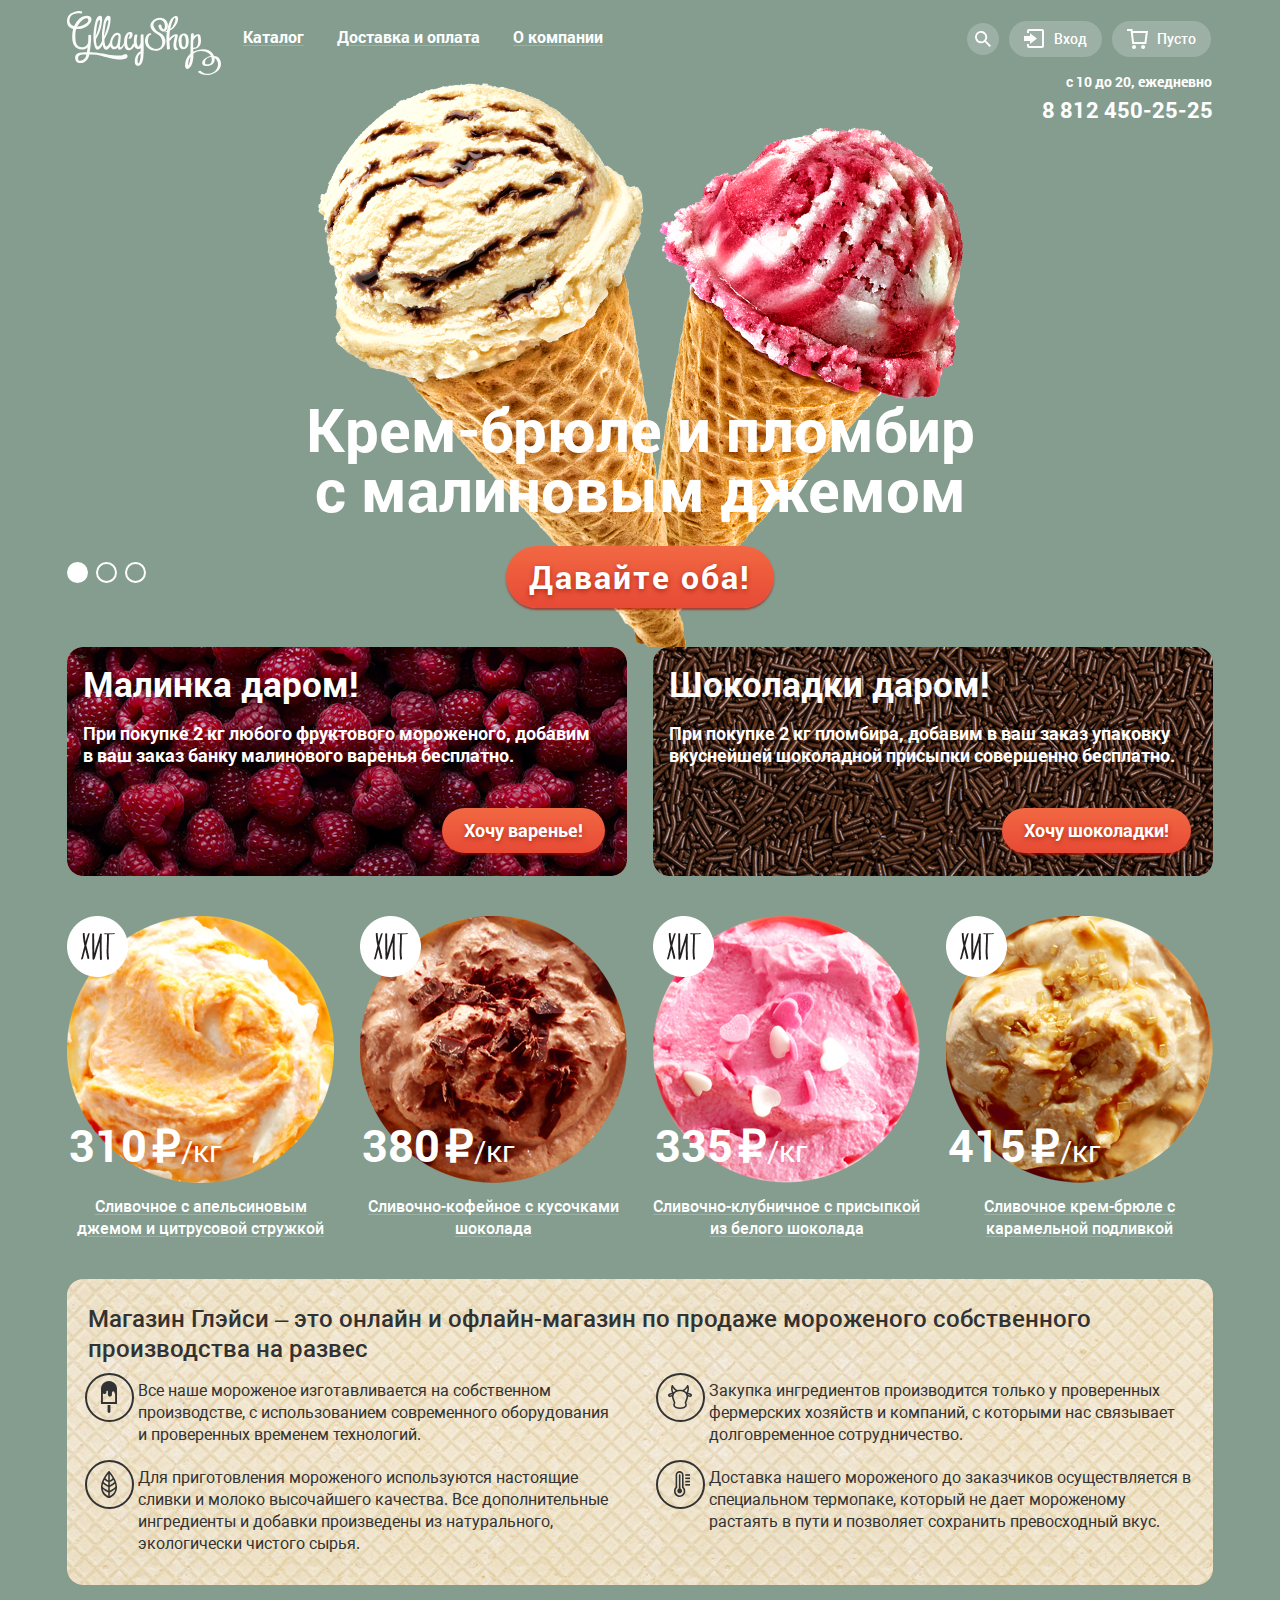
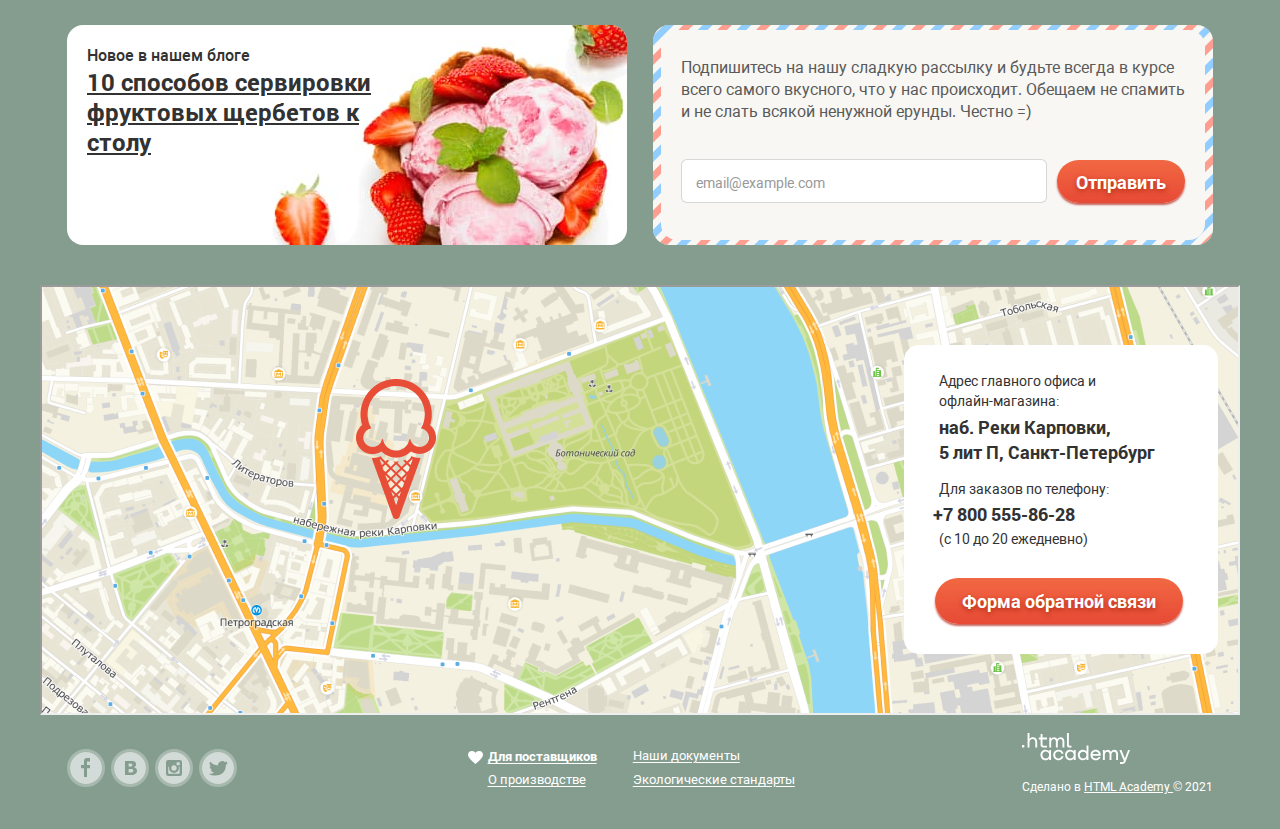
<file: index.html>
<!DOCTYPE html>
<html class="page" lang="ru">
<head>
  <meta charset="utf-8">
  <title>Магазин мороженого "Glacy Shop"</title>

  <link rel="stylesheet" href="css/normalize.css">
  <link rel="stylesheet" href="css/style.min.css">

  <link rel="icon" href="favicon.ico">
  <link rel="icon" href="favicon/icon.svg" type="image/svg+xml">
  <link rel="apple-touch-icon" href="favicon/180.png">
  <link rel="manifest" href="manifest.webmanifest">
</head>

<body class="page-body">

<header class="main-header container">
  <div>
    <nav class="main-navigation">
      <div class="main-navigation-wrapper">
        <a class="main-header-logo">
          <img src="img/logo.svg" width="154" height="64" alt="логотип Glacy Shop">
        </a>
        <ul class="site-navigation">
          <li class="site-navigation-list catalog-menu">
            <a class="site-navigation-item" href="#">Каталог</a>
            <ul class="menu-list main-menu-list">
              <li class="menu-list-item new">
                <a href="#">Новинки</a>
              </li>
              <li class="menu-list-item">
                <a href="catalog.html">Сливочное</a>
              </li>
              <li class="menu-list-item">
                <a href="#">Щербеты</a>
              </li>
              <li class="menu-list-item">
                <a href="#">Фруктовый лед</a>
              </li>
              <li class="menu-list-item">
                <a href="#">Мелорин</a>
              </li>
            </ul>
          </li>
          <li class="site-navigation-list"><a class="site-navigation-item" href="blank.html">Доставка и оплата</a></li>
          <li class="site-navigation-list"><a class="site-navigation-item" href="blank.html">О компании</a></li>
        </ul>
      </div>
      <ul class="user-navigation">
        <li class="search">
          <a class="search-icon" href="#" aria-label="Search">
          </a>
          <div class="search-wrapper">
            <form class="search-form" action="https://echo.htmlacademy.ru" method="get">
              <label class="visually-hidden" for="search">Поиск</label>
              <input class="login-input search-input" id="search" type="search" placeholder="Крем-брюле">
            </form>
          </div>
        </li>
        <li class="login">
          <a class="login-icon" href="#">
            <span>Вход</span>
          </a>
          <form class="login-form" action="https://echo.htmlacademy.ru" method="post">
            <p class="username">
              <label class="visually-hidden" for="login-login">Логин</label>
              <input class="login-input" id="login-login" type="email" name="login" placeholder="email@example.com">
            </p>
            <p class="password">
              <label class="visually-hidden" for="login-password">Пароль</label>
              <input class="login-input" id="login-password" type="password" name="password" placeholder="......">
            </p>
            <div class="login-wrap">
              <button class="sign-in-button buttons" type="submit">Войти</button>
              <ul class="login-list">
                <li>
                  <a class="login-link" href="#">Забыли пароль?</a>
                </li>
                <li>
                  <a class="login-link" href="#">Новая регистрация</a>
                </li>
              </ul>
            </div>

          </form>
        </li>
        <li class="cart">
          <a class="empty-cart" href="#">
            <span>Пусто</span>
          </a>
        </li>
      </ul>

    </nav>
    <div class="work-time-wrapper">
      <div class="work-time">
        <p class="work-time-text">
          с 10 до 20, ежедневно
        </p>
        <div class="telephone-number">
          <a class="telephone-number-link" href="tel:88124502525">8 812 450-25-25</a>
        </div>
      </div>
    </div>
  </div>
</header>

<main class="main-container">
  <div class="site-wrapper site-wrapper-1">
    <div class="slider-container">
      <section class="slider container">
        <ul class="slider-list">
          <li class="slider-item slide slide-current">
            <h3 class="slide-title">
              Крем-брюле и пломбир с малиновым джемом
            </h3>
            <a class="buttons give-both" href="#">
              Давайте оба!
            </a>
          </li>
          <li class="slider-item slide">
            <h3 class="slide-title">
              Шоколадный пломбир и лимонный сорбет
            </h3>
            <a class="buttons give-both" href="#">
              Давайте оба!
            </a>
          </li>
          <li class="slider-item slide">
            <h3 class="slide-title">
              Пломбир с помадкой и клубничный щербет
            </h3>
            <a class="buttons give-both" href="#">
              Давайте оба!
            </a>
          </li>
        </ul>
        <div class="slider-controls">
          <button class="current first-slider" type="button" aria-label="Первый слайд"></button>
          <button class="second-slider" type="button" aria-label="Второй слайд"></button>
          <button class="third-slider" type="button" aria-label="Третий слайд"></button>
        </div>
      </section>
    </div>
  </div>
  <section class="hot-offers">
    <h2 class="visually-hidden">Особые предложения</h2>
    <div class="hot-offer offer-raspberry">
      <h2 class="hot-offer-title">Малинка даром!</h2>
      <p class="hot-offer-description">При покупке 2 кг любого фруктового мороженого, добавим в ваш заказ банку
        малинового варенья бесплатно.</p>
      <div class="button-container">
        <button class="want-button buttons" type="button">Хочу варенье!</button>
      </div>
    </div>
    <div class="hot-offer offer-chocolate">
      <h2 class="hot-offer-title">Шоколадки даром!</h2>
      <p class="hot-offer-description">При покупке 2 кг пломбира, добавим в ваш заказ упаковку вкуснейшей шоколадной
        присыпки совершенно бесплатно.</p>
      <div class="button-container">
        <button class="want-button buttons" type="button">Хочу шоколадки!</button>
      </div>
    </div>
  </section>
  <section class="main-hits">
    <h2 class="visually-hidden">Хиты</h2>
    <ul class="item-preview-list">
      <li class="item-preview custom-item-preview item-preview-hit">
        <img src="img/orange_icecream.png" width="267" height="267" alt="Сливочное мороженое с апельсиноым джемом">
        <p class="price">
          <span class="price-value">310</span>
          <span class="ruble">₽</span>
          <span class="kg">/кг</span>
        </p>
        <a class="icecream-description" href="#">
          Сливочное с апельсиновым джемом и цитрусовой стружкой
        </a>
        <button class="fast-view fast-view-index buttons" type="button">Быстрый просмотр</button>
      </li>
      <li class="item-preview custom-item-preview item-preview-hit">
        <img src="img/chocolate_icecream.png" width="267" height="267" alt="Сливочно-кофейное мороженое">
        <p class="price">
          <span class="price-value">380</span>
          <span class="ruble">₽</span>
          <span class="kg">/кг</span>
        </p>
        <a class="icecream-description" href="#">
          Сливочно-кофейное с кусочками шоколада
        </a>
        <button class="fast-view fast-view-index buttons" type="button">Быстрый просмотр</button>
      </li>
      <li class="item-preview custom-item-preview item-preview-hit">
        <img src="img/strawberry_icecream.png" width="267" height="267" alt="Сливочно клубничное мороженое">
        <p class="price">
          <span class="price-value">335</span>
          <span class="ruble">₽</span>
          <span class="kg">/кг</span>
        </p>
        <a class="icecream-description" href="#">
          Сливочно-клубничное с присыпкой из белого шоколада
        </a>
        <button class="fast-view fast-view-index buttons" type="button">Быстрый просмотр</button>
      </li>
      <li class="item-preview custom-item-preview item-preview-hit">
        <img src="img/creamy_icecream.png" width="267" height="267" alt="Мороженое сливочное крем-брюле">
        <p class="price">
          <span class="price-value">415</span>
          <span class="ruble">₽</span>
          <span class="kg">/кг</span>
        </p>
        <a class="icecream-description" href="#">
          Сливочное крем-брюле с карамельной подливкой
        </a>
        <button class="fast-view fast-view-index buttons" type="button">Быстрый просмотр</button>
      </li>
    </ul>
  </section>

  <div class="main-advantages-wrapper container">
    <section class="main-advantages waffle-advantage">
      <h2 class="advantages-description">Магазин Глэйси – это онлайн и офлайн-магазин по продаже мороженого собственного
        производства на развес</h2>
      <ul class="advantages-list">
        <li class="advantage-item icecream-icon">
          <p class="advantage-item-text">Все наше мороженое изготавливается на собственном производстве, с
            использованием современного оборудования и проверенных временем технологий.</p>
        </li>

        <li class="advantage-item cow-icon">
          <p class="advantage-item-text">Закупка ингредиентов производится только у проверенных фермерских хозяйств и
            компаний, с которыми нас связывает долговременное сотрудничество.</p>
        </li>
        <li class="advantage-item leaf-icon">
          <p class="advantage-item-text">Для приготовления мороженого используются настоящие сливки и молоко высочайшего
            качества. Все дополнительные ингредиенты и добавки произведены из натурального, экологически чистого
            сырья.</p>
        </li>
        <li class="advantage-item thermo-icon">
          <p class="advantage-item-text">Доставка нашего мороженого до заказчиков осуществляется в специальном
            термопаке, который не дает мороженому растаять в пути и позволяет сохранить превосходный вкус.</p>
        </li>
      </ul>
    </section>
  </div>

  <div class="blog-email container">
    <article class="blog blog-image">
      <p class="blog-title">Новое в нашем блоге</p>
      <a class="methods" href="#">
        <h3 class="blog-text">10 способов сервировки фруктовых щербетов к столу</h3>
      </a>
    </article>
    <article class="email">
      <div class="email-wrap">
        <h2 class="visually-hidden">Подписка</h2>
        <p class="email-text">Подпишитесь на нашу сладкую рассылку и будьте всегда в курсе<br> всего самого вкусного,
          что у нас происходит. Обещаем не спамить<br> и не слать всякой ненужной ерунды. Честно =)</p>
        <form action="https://echo.htmlacademy.ru" method="post">
          <label class="visually-hidden" for="email">Email</label>
          <div class="email-submit">
            <input class="email-input" type="email" id="email" name="email" placeholder="email@example.com">
            <button class="email-submit-button buttons" type="submit">Отправить</button>
          </div>
        </form>
      </div>
    </article>
  </div>
  <section class="about">
    <h2 class="visually-hidden">Контакты</h2>
    <div class="map-container">
      <div class="map">
        <iframe class="iframe-map" id="map"
                src="https://maps.google.com/maps?q=%D0%9D%D0%B0%D0%B1%D0%B5%D1%80%D0%B5%D0%B6%D0%BD%D0%B0%D1%8F%20%D1%80%D0%B5%D0%BA%D0%B8%20%D0%9A%D0%B0%D1%80%D0%BF%D0%BE%D0%B2%D0%BA%D0%B8%205%20%D0%BB%D0%B8%D1%82%20%D0%9F,%20St%20Petersburg,%20Krievija,%20197022&t=&z=15&ie=UTF8&iwloc=&output=embed">
        </iframe>
      </div>
    </div>
    <div class="contacts">
      <h3 class="address-header">Адрес главного офиса и офлайн-магазина:</h3>
      <b class="address">наб. Реки Карповки,</b>
      <div>
        <b class="address"> 5 лит П, Санкт-Петербург</b>
      </div>
      <div class="contact-number">
        <h3 class="contact-header">Для заказов по телефону:</h3>
        <a class="telephone-number" href="tel:78005558628">+7 800 555-86-28</a>
        <p class="work-time">(с 10 до 20 ежедневно)</p>
      </div>
      <a class="feedback buttons" href="blank.html">Форма обратной связи</a>
    </div>
  </section>
</main>

<footer class="footer-container container">

  <div class="page-footer">

    <ul class="social-list">
      <li class="socials-list-item">
        <a href="#" class="social-link social-link-fb" aria-label="Facebook">
        </a>
      </li>
      <li class="socials-list-item">
        <a href="#" class="social-link social-link-vk" aria-label="Vkontakte">
        </a>
      </li>
      <li class="socials-list-item">
        <a href="#" class="social-link social-link-insta" aria-label="Instagram">
        </a>
      </li>
      <li class="socials-list-item">
        <a href="#" class="social-link social-link-twitter" aria-label="Twitter">
        </a>
      </li>
    </ul>

    <div class="about-us-wrapper">
      <ul class="about-us-list">
        <li class="about-us-item">
          <a class="for-suppliers" href="blank.html">Для поставщиков</a>
        </li>
        <li class="about-us-item">
          <a href="blank.html">Наши документы</a>
        </li>
        <li class="about-us-item">
          <a href="blank.html">О производстве</a>
        </li>
        <li class="about-us-item">
          <a href="blank.html">Экологические стандарты</a>
        </li>
      </ul>
    </div>
    <div class="logo-link">
      <a href="https://htmlacademy.ru/intensive/htmlcss">
        <img src="img/logo_htmlacademy.svg" width="108" height="31" alt="Лого htmlacademy">
      </a>
      <div class="made">
        <span class="made-in">
        Сделано в
          <a class="html-link" href="https://htmlacademy.ru/intensive/htmlcss">
          <span class="html">
            HTML Academy
          </span>
          </a>
            © 2021
        </span>
      </div>
    </div>
  </div>

</footer>

<div class="overlay">
  <section class="feedback-modal feedback-modal-show">
    <h1 class="feedback-title">Мы обязательно вам ответим!</h1>
    <form class="feedback-form" action="https://echo.htmlacademy.ru" method="get">
      <label class="visually-hidden" for="name-surname">Имя Фамилия</label>
      <input class="login-input feedback-input login-input-form" id="name-surname" type="text" name="name-surname"
             placeholder="Имя Фамилия">
      <label class="visually-hidden" for="e-mail">Email</label>
      <input class="login-input feedback-input email-form-input" id="e-mail" type="email" name="email"
             placeholder="email@example.com">
      <label class="visually-hidden" for="feedback">В свободной форме</label>
      <textarea class="feedback-area login-input" id="feedback" name="feedback"
                placeholder="В свободной форме"></textarea>
      <div class="feedback-button-flex">
        <button class="email-submit-button buttons feedback-submit-button" type="submit">Отправить</button>
      </div>
    </form>
    <button class="modal-close" type="button" aria-label="Закрыть"></button>
  </section>
</div>

<script src="js/script.min.js"></script>

</body>
</html>
</file>
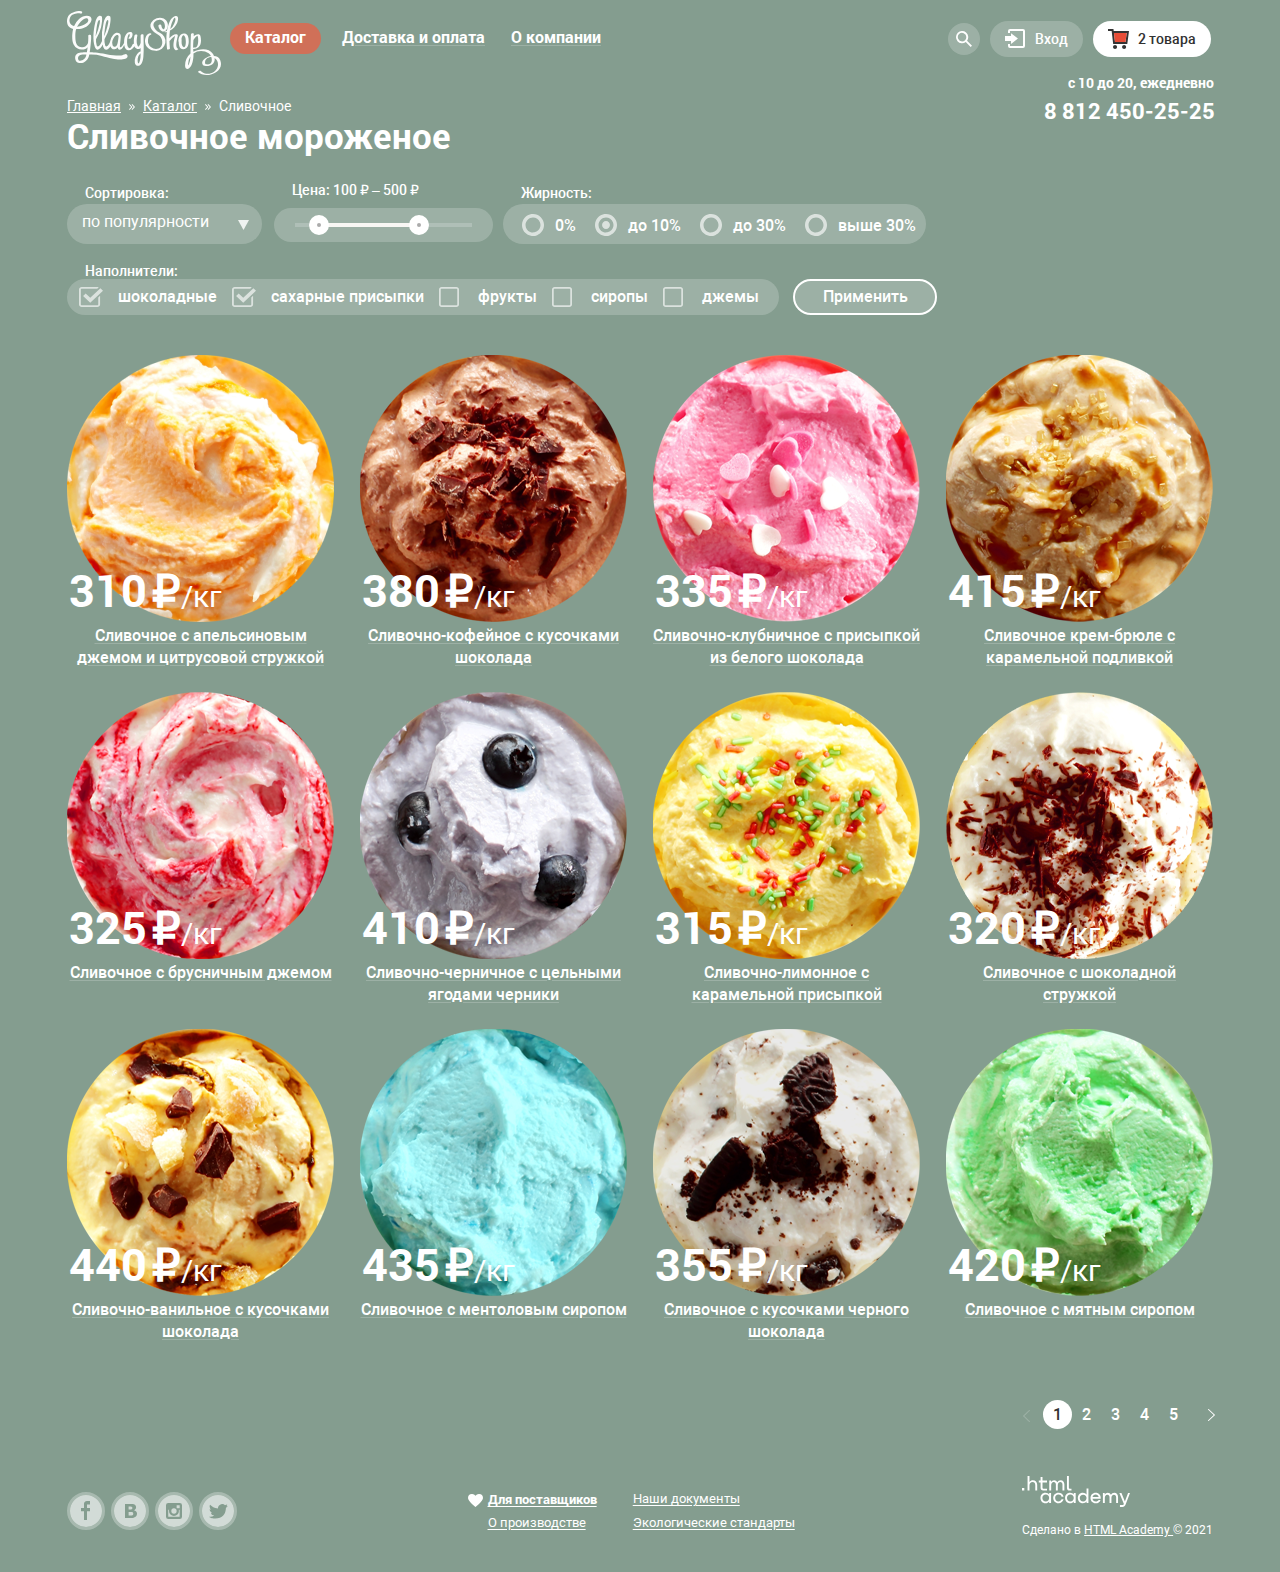
<file: catalog.html>
<!DOCTYPE html>
<html class="page" lang="ru">
<head>
  <meta charset="UTF-8">
  <title>Каталог магазина мороженого "Glacy Shop"</title>

  <link rel="stylesheet" href="css/normalize.css">
  <link rel="stylesheet" href="css/style.min.css">

  <link rel="icon" href="favicon.ico">
  <link rel="icon" href="favicon/icon.svg" type="image/svg+xml">
  <link rel="apple-touch-icon" href="favicon/180.png">
  <link rel="manifest" href="manifest.webmanifest">
</head>
<body class="page-body">

<header class="main-header container">
  <div>
    <nav class="main-navigation">
      <div class="main-navigation-wrapper">
        <a href="index.html" class="main-header-logo">
          <img src="img/logo.svg" width="154" height="64" alt="Glacy Shop">
        </a>
        <ul class="site-navigation site-navigation-catalog">
          <li class="site-navigation-list catalog-menu">
            <a class="catalog site-navigation-item" href="catalog.html">Каталог</a>
            <ul class="menu-list catalog-list">
              <li class="menu-list-item new">
                <a href="#">Новинки</a>
              </li>
              <li class="menu-list-item">
                <a href="#">Сливочное</a>
              </li>
              <li class="menu-list-item">
                <a href="#">Щербеты</a>
              </li>
              <li class="menu-list-item">
                <a href="#">Фруктовый лед</a>
              </li>
              <li class="menu-list-item">
                <a href="#">Мелорин</a>
              </li>
            </ul>
          </li>

          <li class="site-navigation-list">
            <a class="site-navigation-item" href="blank.html">Доставка и оплата</a>
          </li>

          <li class="site-navigation-list">
            <a class="site-navigation-item" href="blank.html">О компании</a>
          </li>
        </ul>
      </div>
      <ul class="user-navigation">
        <li class="search">
          <a class="search-icon" href="#" aria-label="Search">
          </a>
          <div class="search-wrapper">
            <form class="search-form" action="https://echo.htmlacademy.ru" method="get">
              <label class="visually-hidden" for="search">Поиск</label>
              <input class="login-input search-input catalog-search" id="search" type="search" placeholder="Крем-брюле">
            </form>
          </div>
        </li>

        <li class="login">
          <a class="login-icon" href="#">
            <span>Вход</span>
          </a>
          <form class="login-form" action="https://echo.htmlacademy.ru" method="post">
            <p class="username">
              <label class="visually-hidden" for="login-login">Логин</label>
              <input class="login-input" id="login-login" type="email" name="login" placeholder="email@example.com">
            </p>
            <p class="password">
              <label class="visually-hidden" for="login-password">Пароль</label>
              <input class="login-input" id="login-password" type="password" name="password" placeholder="••••••••">
            </p>
            <div class="login-wrap">
              <button class="sign-in-button buttons" type="submit">Войти</button>
              <ul class="login-list">
                <li>
                  <a class="login-link" href="#">Забыли пароль?</a>
                </li>
                <li>
                  <a class="login-link" href="#">Новая регистрация</a>
                </li>
              </ul>
            </div>

          </form>
        </li>

        <li class="active-cart">
          <a class="cart-items" href="#">
            <span class="cart-span">2 товара</span>
          </a>
          <div class="cart-table-wrapper">
            <table class="cart-table">
              <tbody>
              <tr class="table-row">
                <td class="data-style">
                  <button type="button" class="delete-button">
                    <span class="visually-hidden">Удалить</span>
                  </button>
                </td>
                <td class="table-img data-style">
                  <img src="img/orange_icecream.png" width="33" height="33" alt="Пломбир с апельсиновым джемом">
                </td>
                <td class="table-product data-style">Пломбир с апельсиновым джемом</td>
                <td class="table-kg data-style">1,5 кг х
                  <span class="cart-item-price">200 руб.</span>
                </td>
                <td class="table-price data-style">300 руб.</td>
              </tr>
              <tr class="table-row">
                <td>
                  <button type="button" class="delete-button">
                    <span class="visually-hidden">Удалить</span>
                  </button>
                </td>
                <td class="table-img data-style table-last-img">
                  <img src="img/strawberry_icecream.png" width="33" height="33"
                       alt="Клубничный пломбир с присыпкой из белого шоколада">
                </td>
                <td class="table-product data-style">Клубничный пломбир с присыпкой из белого шоколада</td>
                <td class="table-kg data-style">1,5 кг х
                  <span class="cart-item-price">300 руб.</span>
                </td>
                <td class="table-price data-style">450 руб.</td>
              </tr>
              </tbody>
            </table>
            <hr class="line">
            <div class="total-button">
              <h3 class="total-cart-price">Итого: 750 руб.</h3>
              <a class="buttons cart-button" href="#">Оформить заказ</a>
            </div>
          </div>
        </li>

      </ul>
    </nav>
    <div class="work-time-wrapper-catalog">
      <section class="breadcrumb">
        <h2 class="visually-hidden">breadcrumb</h2>
        <ul class="breadcrumb-items">
          <li class="breadcrumb-item-list">
            <a class="underline" href="index.html">Главная</a>
          </li>
          <li class="breadcrumb-item-list breadcrumb-arrows">
            <a class="underline" href="catalog.html">Каталог</a>
          </li>
          <li class="breadcrumb-item-list">
            <a>Сливочное</a>
          </li>
        </ul>
      </section>
      <div class="work-time">
        <p class="work-time-text">
          с 10 до 20, ежедневно
        </p>
        <div class="telephone-number">
          <a class="telephone-number-link" href="tel:88124502525">8 812 450-25-25</a>
        </div>
      </div>

    </div>
  </div>
</header>

<main class="container">


  <h1 class="icecream-main-title">Сливочное мороженое</h1>

  <section class="sorting">
    <h2 class="visually-hidden">сортировка</h2>
    <div class="main-sorting-container">
      <form action="https://echo.htmlacademy.ru" method="get">
        <div class="sorting-container">
          <div class="select-wrapper sort">
            <label class="sort-label sort-title" for="sorting">Сортировка:</label>
            <div class="sort-by-wrapper">
              <select class="sort-by filter-background" name="sorting" id="sorting">
                <option class="sort-options" value="popularity">по популярности</option>
                <option class="sort-options" value="cheap-first">сначала недорогие</option>
                <option class="sort-options" value="expensive-first">сначала дорогие</option>
                <option class="sort-options" value="fat">по жирности</option>
              </select>
            </div>
          </div>
          <fieldset class="sort-by-price sort">
            <legend class="price-range sort-title">Цена: 100 ₽ – 500 ₽</legend>
            <div class="price-field">
              <div class="price-scale">
                <div class="price-scale-chosen"></div>
              </div>
              <div class="price-toggle first-toggle" tabindex="0"></div>
              <input class="visually-hidden" type="range" name="first-toggle" min="100" max="500"
                     aria-label="first-toggle">
              <div class="price-toggle second-toggle" tabindex="0"></div>
              <input class="visually-hidden" type="range" name="second-toggle" min="100" max="500"
                     aria-label="second-toggle">
            </div>
          </fieldset>
          <div class="sort-by-richness sort">
            <span class="richness-title sort-title">Жирность:</span>
            <ul class="filter-list filter-background radio-buttons">
              <li>
                <input type="radio" id="richness-0" name="richness" value="0">
                <label for="richness-0">0%</label>
              </li>
              <li>
                <input type="radio" id="richness-under-10" name="richness" value="10" checked>
                <label for="richness-under-10">до 10%</label>
              </li>
              <li>
                <input type="radio" id="richness-under-30" name="richness" value="30">
                <label for="richness-under-30">до 30%</label>
              </li>
              <li>
                <input type="radio" id="richness-over-30" name="richness" value="30">
                <label for="richness-over-30">выше 30%</label>
              </li>
            </ul>
          </div>
        </div>

        <div class="fill-container">
          <p class="fill-title sort-title">Наполнители:</p>
          <div class="fill-wrapper">
            <ul class="filter-list filter-background filter-fill">
              <li>
                <input type="checkbox" id="chocolate" name="fill" value="chocolate" checked>
                <label for="chocolate">шоколадные</label>
              </li>
              <li>
                <input type="checkbox" id="sugar" name="fill" value="sugar" checked>
                <label for="sugar">сахарные присыпки</label>
              </li>
              <li>
                <input type="checkbox" id="fruits" name="fill" value="fruits">
                <label for="fruits">фрукты</label>
              </li>
              <li>
                <input type="checkbox" id="syrups" name="fill" value="syrups">
                <label for="syrups">сиропы</label>
              </li>
              <li>
                <input type="checkbox" id="jams" name="fill" value="jams">
                <label for="jams">джемы</label>
              </li>
            </ul>
            <button class="submit-sort-button filter-background" type="submit">Применить</button>
          </div>
        </div>
      </form>
    </div>
  </section>

  <section class="preview-catalog-list">
    <h2 class="visually-hidden">Список сливочного мороженого</h2>
    <ul class="item-preview-list item-preview-list-catalog">
      <li class="item-preview item-catalog">
        <div class="item-preview-absolute">
          <img src="img/orange_icecream.png" width="267" height="267" alt="Сливочное мороженое с апельсиноым джемом">
          <p class="price">
            <span class="price-value">310</span>
            <span class="ruble">₽</span>
            <span class="kg">/кг</span>
          </p>
          <a class="icecream-description icecream-description-catalog" href="#">
            Сливочное с апельсиновым джемом и цитрусовой
            стружкой
          </a>
          <button class="fast-view buttons" type="button">Быстрый просмотр</button>
        </div>
      </li>
      <li class="item-preview item-catalog">
        <div class="item-preview-absolute">
          <img src="img/chocolate_icecream.png" width="267" height="267" alt="Сливочно-кофейное мороженое">
          <p class="price">
            <span class="price-value">380</span>
            <span class="ruble">₽</span>
            <span class="kg">/кг</span>
          </p>
          <a class="icecream-description icecream-description-catalog" href="#">
            Сливочно-кофейное с кусочками шоколада
          </a>
          <button class="fast-view buttons" type="button">Быстрый просмотр</button>
        </div>
      </li>
      <li class="item-preview item-catalog">
        <div class="item-preview-absolute">
          <img src="img/strawberry_icecream.png" width="267" height="267" alt="Сливочно клубничное мороженое">
          <p class="price">
            <span class="price-value">335</span>
            <span class="ruble">₽</span>
            <span class="kg">/кг</span>
          </p>
          <a class="icecream-description icecream-description-catalog" href="#">
            Сливочно-клубничное с присыпкой из белого
            шоколада
          </a>
          <button class="fast-view buttons" type="button">Быстрый просмотр</button>
        </div>
      </li>
      <li class="item-preview item-catalog">
        <div class="item-preview-absolute">
          <img src="img/creamy_icecream.png" width="267" height="267" alt="Мороженое сливочное крем-брюле">
          <p class="price">
            <span class="price-value">415</span>
            <span class="ruble">₽</span>
            <span class="kg">/кг</span>
          </p>
          <a class="icecream-description icecream-description-catalog" href="#">
            Сливочное крем-брюле с карамельной
            подливкой
          </a>
          <button class="fast-view buttons" type="button">Быстрый просмотр</button>
        </div>
      </li>
      <li class="item-preview item-catalog">
        <div class="item-preview-absolute">
          <img src="img/lingonberry_icecream.png" width="267" height="267" alt="Сливочное с брусничным джемом">
          <p class="price">
            <span class="price-value">325</span>
            <span class="ruble">₽</span>
            <span class="kg">/кг</span>
          </p>
          <a class="icecream-description icecream-description-catalog" href="#">
            Сливочное с брусничным джемом
          </a>
          <button class="fast-view buttons" type="button">Быстрый просмотр</button>
        </div>
      </li>
      <li class="item-preview item-catalog">
        <div class="item-preview-absolute">
          <img src="img/blueberry_item.png" width="267" height="267"
               alt="Сливочно-черничное с цельными ягодами черники">
          <p class="price">
            <span class="price-value">410</span>
            <span class="ruble">₽</span>
            <span class="kg">/кг</span>
          </p>
          <a class="icecream-description icecream-description-catalog" href="#">
            Сливочно-черничное с цельными ягодами
            черники
          </a>
          <button class="fast-view buttons" type="button">Быстрый просмотр</button>
        </div>
      </li>
      <li class="item-preview item-catalog">
        <div class="item-preview-absolute">
          <img src="img/caramel_icecream.png" width="267" height="267" alt="Сливочно-лимонное с карамельной присыпкой">
          <p class="price">
            <span class="price-value">315</span>
            <span class="ruble">₽</span>
            <span class="kg">/кг</span>
          </p>
          <a class="icecream-description icecream-description-catalog" href="#">
            Сливочно-лимонное с карамельной присыпкой
          </a>
          <button class="fast-view buttons" type="button">Быстрый просмотр</button>
        </div>
      </li>
      <li class="item-preview item-catalog">
        <div class="item-preview-absolute">
          <img src="img/cream_icecream.png" width="267" height="267" alt="Сливочное с шоколадной стружкой">
          <p class="price">
            <span class="price-value">320</span>
            <span class="ruble">₽</span>
            <span class="kg">/кг</span>
          </p>
          <a class="icecream-description icecream-description-catalog" href="#">
            Сливочное с шоколадной стружкой
          </a>
          <button class="fast-view buttons" type="button">Быстрый просмотр</button>
        </div>
      </li>
      <li class="item-preview item-catalog">
        <div class="item-preview-absolute">
          <img src="img/vanila_icecream.png" width="267" height="267" alt="Сливочно-ванильное с кусочками шоколада">
          <p class="price">
            <span class="price-value">440</span>
            <span class="ruble">₽</span>
            <span class="kg">/кг</span>
          </p>
          <a class="icecream-description icecream-description-catalog" href="#">
            Сливочно-ванильное с кусочками шоколада
          </a>
          <button class="fast-view buttons" type="button">Быстрый просмотр</button>
        </div>
      </li>
      <li class="item-preview item-catalog">
        <div class="item-preview-absolute">
          <img src="img/menthol_icecream.png" width="267" height="267" alt="Сливочноe с ментоловым сиропом">
          <p class="price">
            <span class="price-value">435</span>
            <span class="ruble">₽</span>
            <span class="kg">/кг</span>
          </p>
          <a class="icecream-description icecream-description-catalog" href="#">
            Сливочноe с ментоловым сиропом
          </a>
          <button class="fast-view buttons" type="button">Быстрый просмотр</button>
        </div>
      </li>
      <li class="item-preview item-catalog">
        <div class="item-preview-absolute">
          <img src="img/black_chocolate_icecream.png" width="267" height="267"
               alt="Сливочное с кусочками черного шоколада">
          <p class="price">
            <span class="price-value">355</span>
            <span class="ruble">₽</span>
            <span class="kg">/кг</span>
          </p>
          <a class="icecream-description icecream-description-catalog" href="#">
            Сливочное с кусочками черного шоколада
          </a>
          <button class="fast-view buttons" type="button">Быстрый просмотр</button>
        </div>
      </li>
      <li class="item-preview item-catalog">
        <div class="item-preview-absolute">
          <img src="img/mint_icecream.png" width="267" height="267" alt="Сливочное с мятным сиропом">
          <p class="price">
            <span class="price-value">420</span>
            <span class="ruble">₽</span>
            <span class="kg">/кг</span>
          </p>
          <a class="icecream-description icecream-description-catalog" href="#">
            Сливочное с мятным сиропом
          </a>
          <button class="fast-view buttons" type="button">Быстрый просмотр</button>
        </div>
      </li>
    </ul>
    <ul class="pages">
      <li class="previous-page">
        <a class="previous-page-button" href="#">
          <span class="visually-hidden">предыдущая страница</span>
        </a>
      </li>
      <li class="active-list">
        <a href="#">1</a>
      </li>
      <li class="pages-list">
        <a href="#">2</a>
      </li>
      <li class="pages-list">
        <a href="#">3</a>
      </li>
      <li class="pages-list">
        <a href="#">4</a>
      </li>
      <li class="pages-list">
        <a href="#">5</a>
      </li>
      <li class="next-page">
        <a class="next-page-button" href="#">
          <span class="visually-hidden">следующая страница</span>
        </a>
      </li>
    </ul>
  </section>

</main>

<footer class="footer-container container">

  <div class="page-footer">

    <ul class="social-list">
      <li class="socials-list-item">
        <a href="#" class="social-link social-link-fb" aria-label="Facebook">
        </a>
      </li>
      <li class="socials-list-item">
        <a href="#" class="social-link social-link-vk" aria-label="Vkontakte">
        </a>
      </li>
      <li class="socials-list-item">
        <a href="#" class="social-link social-link-insta" aria-label="Instagram">
        </a>
      </li>
      <li class="socials-list-item">
        <a href="#" class="social-link social-link-twitter" aria-label="Twitter">
        </a>
      </li>
    </ul>

    <div class="about-us-wrapper">
      <ul class="about-us-list">
        <li class="about-us-item">
          <a class="for-suppliers" href="blank.html">Для поставщиков</a>
        </li>
        <li class="about-us-item">
          <a href="blank.html">Наши документы</a>
        </li>
        <li class="about-us-item">
          <a href="blank.html">О производстве</a>
        </li>
        <li class="about-us-item">
          <a href="blank.html">Экологические стандарты</a>
        </li>
      </ul>
    </div>
    <div class="logo-link">
      <a href="https://htmlacademy.ru/intensive/htmlcss">
        <img src="img/logo_htmlacademy.svg" width="108" height="31" alt="Лого htmlacademy">
      </a>
      <div class="made">
        <span class="made-in">
        Сделано в
          <a class="html-link" href="https://htmlacademy.ru/intensive/htmlcss">
          <span class="html">
            HTML Academy
          </span>
          </a>
            © 2021
        </span>
      </div>
    </div>
  </div>

</footer>

<script src="js/script.min.js"></script>

</body>
</html>
</file>
<file: css/style.min.css>
@-webkit-keyframes bounce{0%{-webkit-transform:translateY(-2000px);transform:translateY(-2000px)}70%{-webkit-transform:translateY(30px);transform:translateY(30px)}90%{-webkit-transform:translateY(-10px);transform:translateY(-10px)}to{-webkit-transform:translateY(0);transform:translateY(0)}}@keyframes bounce{0%{-webkit-transform:translateY(-2000px);transform:translateY(-2000px)}70%{-webkit-transform:translateY(30px);transform:translateY(30px)}90%{-webkit-transform:translateY(-10px);transform:translateY(-10px)}to{-webkit-transform:translateY(0);transform:translateY(0)}}@-webkit-keyframes shake{0%,to{-webkit-transform:translateX(0);transform:translateX(0)}10%,30%,50%,70%,90%{-webkit-transform:translateX(-10px);transform:translateX(-10px)}20%,40%,60%,80%{-webkit-transform:translateX(10px);transform:translateX(10px)}}@keyframes shake{0%,to{-webkit-transform:translateX(0);transform:translateX(0)}10%,30%,50%,70%,90%{-webkit-transform:translateX(-10px);transform:translateX(-10px)}20%,40%,60%,80%{-webkit-transform:translateX(10px);transform:translateX(10px)}}@font-face{font-family:Roboto;src:url(../fonts/roboto.woff2) format("woff2"),url(../fonts/roboto.woff) format("woff");font-weight:400;font-style:normal}@font-face{font-family:Roboto;src:url(../fonts/robotobold.woff2) format("woff2"),url(../fonts/robotobold.woff) format("woff");font-weight:700;font-style:normal}@font-face{font-family:Roboto;src:url(../fonts/robotomedium.woff2) format("woff2"),url(../fonts/robotomedium.woff) format("woff");font-weight:500;font-style:normal}:root{--basic-green:#849D8F;--basic-blue:#8996A6;--basic-brown:#9D8B84;--basic-black:#323232;--basic-white:#FFFFFF;--basic-grey:#5A5A5A;--basic-light:#999999;--basic-lighter:#F8F7F4;--button-color:#f26843;--button-color-2:#E74A35;--button-shadow:rgba(172, 16, 0, 0.64);--catalog-background:#D07058;--cart-price:#ABABAB;--background-lighter:rgba(255, 255, 255, 0.2);--background-more-lighter:rgba(255, 255, 255, 0.4);--button-hover:#f58669;--button-hover-2:#ec6f5e;--text-shadow:rgba(160, 32, 11, 0.76);--button-active:#d84732;--button-active-2:#e1613e;--box-shadow:rgba(172, 16, 0, 1);--box-shadow-nav:#696969;--decoration-color:rgba(50, 50, 50, 0.3);--pin-color:#E84D37;--active-site-nav:#EDEDED;--active-menu-list:#F6B5A5;--hover-menu-list:#FBDED7;--map-background:#EAE3C8;--link-preview:#FFBC9E;--border-color:#d3d3d2;--overlay-color:rgba(0, 0, 0, 0.4);--item-preview:rgba(0, 0, 0, 0.2);--border-color-2:rgba(178, 178, 178, 0.52);--border-focus:rgba(46, 136, 228, 0.52);--logo-border:rgba(255, 255, 255, 0.5);--social-border:rgba(255, 255, 255, 0.288);--social-active-border:rgba(255, 255, 255, 0.9);--basic-toggle:#fff;--line-color:#CACAC7;--sandy-color:sandybrown}*,::after,::before{-webkit-box-sizing:inherit;box-sizing:inherit}body{font-size:16px;font-family:Roboto,"Arial",sans-serif;line-height:22px;color:var(--basic-white);background:var(--basic-green)}.site-navigation a{font-weight:700;line-height:18px;color:var(--basic-white)}.container{margin:0 auto;padding:0 27px;max-width:1200px;position:relative}.site-navigation li{list-style:none}.user-navigation li{list-style:none;margin-right:10px}.login-link{font-weight:500;font-size:13px;line-height:15px;color:var(--basic-black);text-decoration:underline}.empty-cart,.login-link{-webkit-text-decoration-color:var(--decoration-color);text-decoration-color:var(--decoration-color)}.telephone-number-link,.work-time-text{font-weight:700;text-decoration:none;color:var(--basic-white)}.work-time-text{font-size:14px;line-height:16px;margin-bottom:8px;margin-left:18px}.telephone-number-link{font-size:22px;line-height:24px}.main-title-text{font-weight:700;font-size:60px;line-height:60px;text-align:center}.buttons,.buttons:hover{-webkit-box-shadow:0 2px 2px var(--button-shadow);box-shadow:0 2px 2px var(--button-shadow)}.buttons{display:inline-block;padding:12px 44px;font-weight:600;font-size:31px;line-height:41px;text-align:center;color:var(--basic-white);vertical-align:top;text-decoration:none;text-shadow:0 2px 5px var(--text-shadow);background:var(--button-color);background:-o-linear-gradient(top,var(--button-color),var(--button-color-2));background:-webkit-gradient(linear,left top,left bottom,from(var(--button-color)),to(var(--button-color-2)));background:linear-gradient(to bottom,var(--button-color),var(--button-color-2));border-radius:50px;border:0;cursor:pointer}.buttons:hover{background:-o-linear-gradient(top,var(--button-hover),var(--button-hover-2));background:-webkit-gradient(linear,left top,left bottom,from(var(--button-hover)),to(var(--button-hover-2)));background:linear-gradient(to bottom,var(--button-hover),var(--button-hover-2))}.buttons:active{background:-o-linear-gradient(top,var(--button-active),var(--button-active-2));background:-webkit-gradient(linear,left top,left bottom,from(var(--button-active)),to(var(--button-active-2)));background:linear-gradient(to bottom,var(--button-active),var(--button-active-2));-webkit-box-shadow:inset 0 2px 2px var(--box-shadow);box-shadow:inset 0 2px 2px var(--box-shadow)}.give-both{font-size:32px;line-height:44px;padding:9px 23px;font-weight:700;letter-spacing:2px}.hot-offer-title{font-weight:700;font-size:35px;line-height:41px;padding-left:16px;margin-bottom:0;margin-top:16px}.hot-offer-description{font-weight:700;font-size:18px;line-height:22px;padding-left:16px;padding-right:30px;margin-bottom:42px}.want-button{font-weight:700;font-size:18px;line-height:24px;padding:10px 22px 11px;margin-right:22px;margin-bottom:22px}.offer-chocolate,.offer-raspberry{background-color:var(--pin-color);border-radius:16px;background-image:url(../img/raspberry_background.png);width:560px;min-height:229px;background-size:cover}.offer-chocolate{background-color:var(--basic-brown);background-image:url(../img/chocolate_background.png)}.icecream-price,.weight{font-weight:700;font-size:45px;line-height:45px}.weight{font-size:30px;line-height:35px}.about-us-item a:hover,.html-link:hover,.item-preview a:hover{color:var(--link-preview)}.about-us-item a:focus,.html-link:focus,.item-preview a:focus{color:var(--link-preview)}.methods{color:var(--basic-black)}.blog-text:hover{color:var(--pin-color)}.blog-text:focus{color:var(--pin-color)}.fast-view{font-weight:700;font-size:18px;line-height:24px;display:none}.advantage-item{color:var(--basic-black);list-style:none;position:relative;padding-left:63px}.advantages-description{font-weight:500;font-size:24px;line-height:30px;color:var(--basic-black);margin-top:18px;margin-bottom:16px;padding-left:13px}.main-advantages-wrapper{min-width:900px;max-width:1200px;margin:23px auto 0}.blog-text,.blog-title{font-weight:500;color:var(--basic-black);padding:0;margin:20px 0 0 20px}.blog-text{font-weight:700;font-size:24px;line-height:30px;text-decoration:underline;margin:0 0 0 20px;max-width:287px}.blog-image{background-color:var(--basic-white);background-image:url(../img/strawberry_background.jpg);width:560px;min-height:220px;border-radius:16px;background-size:cover}.email-text{color:var(--basic-grey);padding:0;margin:0}.email-input{background-color:var(--basic-white);height:44px;width:99%;border-radius:6px;border:1px solid var(--border-color-2);margin-right:10px;padding-left:14px;-webkit-transition:all .5s ease;-o-transition:all .5s ease;transition:all .5s ease;font-weight:700;color:var(--basic-black)}.email-input::-webkit-input-placeholder,.login-input::-webkit-input-placeholder{color:var(--basic-light);font-weight:400;font-size:14px;line-height:16px}.email-input:-ms-input-placeholder,.login-input:-ms-input-placeholder{color:var(--basic-light);font-weight:400;font-size:14px;line-height:16px}.email-input::-ms-input-placeholder,.login-input::-ms-input-placeholder{color:var(--basic-light);font-weight:400;font-size:14px;line-height:16px}.login-input::-moz-placeholder{color:var(--basic-light);font-weight:400;font-size:14px}.email-input::placeholder,.login-input::placeholder{color:var(--basic-light);font-weight:400;font-size:14px;line-height:16px}.email-input:hover,.login-input:hover{border:2px solid var(--border-color-2)}.email-input:active,.email-input:focus,.email-input:focus-visible,.login-input:active,.login-input:focus,.login-input:focus-visible{border:2px solid var(--border-focus);outline:0}.login-input::-moz-placeholder{line-height:24px}.email-input::-moz-placeholder{color:var(--basic-light);font-weight:400;font-size:14px;line-height:39px}.address,.address-header{width:172px;margin:19px 0 4px;font-weight:400;font-size:14px;line-height:20px;color:var(--basic-black)}.address{width:225px;margin:0;font-weight:700;font-size:18px;line-height:24px}.contact-header{font-weight:400;font-size:14px;line-height:20px;color:var(--basic-black);margin-bottom:4px}.telephone-number{font-weight:700;font-size:18px;line-height:22px;text-decoration:none;border-bottom:2px solid transparent;outline:0;color:var(--basic-black);margin-left:-6px}.work-time{font-size:14px;line-height:20px;color:var(--basic-black)}.feedback{font-size:18px;line-height:24px;padding:11px 27px;text-align:center;margin-left:-4px}.contacts p{margin:0 0 27px;font-size:14px;line-height:24px}.about-us-list{font-size:13px;line-height:18px;width:61%;display:-webkit-box;display:-ms-flexbox;display:flex;-ms-flex-wrap:wrap;flex-wrap:wrap;margin:0;padding:0}.about-us-list a,.for-suppliers::before,.item-preview a{color:var(--basic-white)}.for-suppliers{font-weight:700;position:relative}.for-suppliers::before{background-image:url(../img/logo_heart.svg);content:"";background-repeat:no-repeat;display:block;width:15px;height:13px;position:absolute;right:104%;top:20%}.about-us-item{text-decoration:underline;-webkit-text-decoration-color:var(--background-lighter);text-decoration-color:var(--background-lighter);text-underline-offset:2px}.html-link{font-weight:400;font-size:12px;line-height:18px;color:var(--basic-white)}.visually-hidden{position:absolute;white-space:nowrap;width:1px;height:1px;overflow:hidden;border:0;padding:0;clip:rect(0 0 0 0);-webkit-clip-path:inset(50%);clip-path:inset(50%);margin:-1px}.waffle-advantage{background-color:var(--sandy-color);background-image:url(../img/vaffel_background.png);background-size:cover;border-radius:16px;min-height:306px}.email,.email-wrap{background-color:var(--basic-lighter);border-radius:16px}.email{background-image:url(../img/email_background.png);background-size:cover;width:560px;padding:5px 0;display:-webkit-box;display:-ms-flexbox;display:flex;-ms-flex-wrap:wrap;flex-wrap:wrap;-webkit-box-pack:center;-ms-flex-pack:center;justify-content:center}.email-wrap{position:relative;margin:0;padding:27px 20px 30px;line-height:22px}.email-submit{display:-webkit-box;display:-ms-flexbox;display:flex;-webkit-box-align:center;-ms-flex-align:center;align-items:center;margin-top:36px}.email-submit-button{padding:10px 19px 9px;font-size:18px;line-height:24px}.contacts{background-color:var(--basic-white);width:314px;border-radius:15px;padding:7px 17px 30px 35px;color:var(--basic-black);text-align:left;position:absolute;left:72%;right:0;top:14%;z-index:5}.custom-item-preview:hover{background-color:var(--background-lighter);-webkit-box-shadow:0 20px 20px var(--item-preview);box-shadow:0 20px 20px var(--item-preview);border-radius:4px;height:115%;padding:6px 13px 0}.custom-item-preview{padding:6px 13px 0}.contacts-container,.item-preview{display:-webkit-box;display:-ms-flexbox;display:flex}.contacts-container{-webkit-box-pack:end;-ms-flex-pack:end;justify-content:flex-end}.cart-span::before,.item-preview-hit::before,.search-icon::before{background-image:url(../img/hit.png);background-repeat:no-repeat;display:block;content:"";width:61px;height:61px;position:absolute}.item-preview{list-style:none;-webkit-box-orient:vertical;-webkit-box-direction:normal;-ms-flex-direction:column;flex-direction:column;position:relative}.made-in{color:var(--basic-white)}.html-link{text-decoration:none}.breadcrumb-item-list .underline,.html{text-decoration:underline}.social-list li{list-style:none}.about-us-list li{list-style:none;width:50%;white-space:nowrap;padding-top:5px}.search-icon{width:16px;height:16px}.cart-items,.search-icon{font-weight:500;border-radius:20px;position:relative}.cart-items{font-size:14px;line-height:16px;text-decoration:none;color:var(--basic-black);background-color:var(--basic-white);padding:10px 15px 10px 45px}.cart-span::before,.search-icon::before{background-image:url(../img/active_cart.svg);width:21px;height:20px;left:15px;top:22%}.search-icon{background-color:var(--background-lighter);padding:8px 16px}.search-icon::before{background-image:url(../img/icon_search.svg);-webkit-box-pack:center;-ms-flex-pack:center;justify-content:center;width:16px;height:16px;left:8px;top:8px}.empty-cart::before,.login-icon::before{content:"";display:block;position:absolute;top:22%;left:15px}.login-icon::before{background-image:url(../img/icon_login.svg);width:20px;height:19px;background-repeat:no-repeat}.breadcrumb-item-list a,.empty-cart,.login-icon,.pages a,.search-icon{text-decoration:none;color:var(--basic-white);font-size:14px;line-height:16px}.empty-cart,.login-icon{font-weight:500;background-color:var(--background-lighter);border-radius:20px;padding:10px 15px 10px 45px;position:relative}.empty-cart::before{background-image:url(../img/icon_cart.svg);width:21px;height:20px}.cart-table{font-weight:400;font-size:13px;line-height:16px;color:var(--basic-black)}.cart-totalprice{font-weight:700;font-size:15px;line-height:16px}.cart-item-price{color:var(--cart-price)}.cart-button{text-decoration:none;padding:15px}.breadcrumb-item-list a,.pages a{font-weight:400}.breadcrumb-item-list{list-style:none;margin-right:22px}.breadcrumb-arrows:after,.breadcrumb-arrows:before{background-image:url(../img/bread_arrows.svg);content:"";position:absolute;width:6px;height:6px;top:42%;left:56%}.breadcrumb-arrows:before{left:25%}.icecream-main-title{font-weight:700;font-size:35px;line-height:41px;padding:0;margin:-10px 0 26px}.sort-title{margin:0;font-weight:500;font-size:14px;line-height:16px;padding:0 0 0 18px}.pages a{font-weight:500;font-size:16px;line-height:18px}.active-list a{color:var(--basic-black)}.cart-button,.total-cart-price{font-weight:700;line-height:16px}.total-cart-price{color:var(--basic-black);font-size:15px;margin-top:-15px}.cart-button{font-size:18px;background-color:var(--button-color) 0%,var(--button-color-2) 100%;-webkit-box-shadow:0 2px 2px var(--button-shadow);box-shadow:0 2px 2px var(--button-shadow);border-radius:26px}.sort-by{font-weight:400;color:var(--basic-white);padding:9px 36px 13px 15px;font-size:16px;line-height:18px;border:0}.sort-by:focus,.sort-by:hover{color:var(--basic-black)}.filter-list li,.submit-sort-button{font-weight:500;font-size:16px;line-height:18px}.filter-list li{list-style:none}.submit-sort-button{color:var(--basic-white);width:144px;height:36px;margin-left:14px;border:2px solid var(--basic-white)}.submit-sort-button:active,.submit-sort-button:hover{background:var(--basic-white);color:var(--basic-black)}.submit-sort-button:active{-webkit-box-shadow:inset 0 2px 1px var(--box-shadow-nav);box-shadow:inset 0 2px 1px var(--box-shadow-nav);border:0}.filter-background{background-color:var(--background-lighter);border-radius:20px;-webkit-appearance:none}.page{height:100%;-webkit-box-sizing:border-box;box-sizing:border-box}.sort-by-wrapper{background-image:url(../img/arrow.svg);background-repeat:no-repeat;background-position:171px 16px}.sort-by-wrapper:focus,.sort-by-wrapper:hover,.sort-options:focus,.sort-options:hover{background-image:url(../img/black_arrow.svg)}.page-body{min-height:100%}.main-navigation{-webkit-box-pack:justify;-ms-flex-pack:justify;justify-content:space-between}.main-navigation,.main-navigation-wrapper,.site-navigation{display:-webkit-box;display:-ms-flexbox;display:flex}.site-navigation{padding:0;margin:16px 0 0 17px}.site-navigation-catalog{margin-left:9px}.user-navigation{padding:0;margin:17px -8px 0 0}.user-navigation,.work-time-wrapper,.work-time-wrapper-catalog{display:-webkit-box;display:-ms-flexbox;display:flex}.work-time-wrapper-catalog{-webkit-box-pack:justify;-ms-flex-pack:justify;justify-content:space-between;margin-right:-2px;margin-top:-20px}.work-time-wrapper{-webkit-box-pack:end;-ms-flex-pack:end;justify-content:flex-end;margin-top:-21px}.breadcrumb{padding-top:28px}.main-title{display:-webkit-box;display:-ms-flexbox;display:flex;-webkit-box-orient:vertical;-webkit-box-direction:normal;-ms-flex-direction:column;flex-direction:column;-ms-flex-wrap:wrap;flex-wrap:wrap}.icecream-image{-ms-flex-item-align:center;-ms-grid-row-align:center;align-self:center}.title-slides{text-align:center}.slide-button{width:360px}.menu-list{display:none;position:absolute;-webkit-box-shadow:0 20px 20px var(--overlay-color);box-shadow:0 20px 20px var(--overlay-color);border-radius:4px;background-color:var(--basic-white);padding:0;margin:0;z-index:2;left:184px}.main-menu-list{top:42%}.menu-list-item a{font-size:14px;line-height:16px;font-weight:400;color:var(--basic-black);text-decoration:none;padding-left:21px;padding-right:20px}.login-form{display:none}.display-login,.login:hover .login-form{background:var(--basic-lighter);-webkit-box-shadow:0 20px 20px var(--overlay-color);box-shadow:0 20px 20px var(--overlay-color);border-radius:5px;display:-webkit-box;display:-ms-flexbox;display:flex;-ms-flex-wrap:wrap;flex-wrap:wrap;min-width:276px;position:absolute;padding:21px 17px 26px 19px;z-index:33;top:32px;right:0}.login{position:relative}.login-input{-webkit-box-pack:justify;-ms-flex-pack:justify;justify-content:space-between;width:100%;padding:8px 15px;line-height:24px;margin:9px 0;border:solid 2px var(--border-color);color:var(--basic-black);border-radius:5px;outline:0}.username input{margin-top:0}.login-input a{padding-top:6px;padding-bottom:6px}.login-wrap{display:-webkit-box;display:-ms-flexbox;display:flex;margin-top:13px}.login-list{padding:0;margin-left:23px}.login-form p,.login-list li,.social-list li{margin:0;padding:0}.sign-in-button{padding:9px 23px;font-size:18px;line-height:16px}.feedback-modal{background:var(--basic-lighter);-webkit-box-shadow:0 20px 20px var(--overlay-color);box-shadow:0 20px 20px var(--overlay-color);border-radius:4px;width:477px;padding:20px 17px 22px 19px;position:absolute;min-height:441px}.feedback-button-flex{display:-webkit-box;display:-ms-flexbox;display:flex;-webkit-box-pack:end;-ms-flex-pack:end;justify-content:flex-end;margin-top:25px;margin-bottom:5px;margin-right:8px}.feedback-input{width:267px;margin-bottom:20px;margin-left:6px}.feedback-area{width:428px;height:154px;margin-left:6px;resize:none}.feedback-title{font-weight:500;font-size:24px;line-height:28px;color:var(--basic-black);padding:0;margin-bottom:26px;margin-top:0;margin-left:4px}.overlay{display:none;background-color:var(--overlay-color);-webkit-box-pack:center;-ms-flex-pack:center;justify-content:center;-webkit-box-align:center;-ms-flex-align:center;align-items:center;width:100%;height:100%;z-index:99;position:fixed;top:0;left:0}.modal-visible{display:-webkit-box;display:-ms-flexbox;display:flex}.search-wrapper{display:none}.search-form{min-width:341px}.search{position:relative}.search-icon:hover:before{background-image:url(../img/search_icon_active.svg);background-repeat:no-repeat}.search-icon:hover{background-color:var(--basic-white)}.empty-cart:hover:before,.login-icon:hover:before{background-image:url(../img/login_icon_active.svg);background-repeat:no-repeat}.empty-cart:hover,.login-icon:hover{background-color:var(--basic-white);color:var(--basic-black)}.empty-cart:hover:before{background-image:url(../img/active_cart.svg)}.display-search,.search:hover .search-wrapper{display:block;background:var(--basic-lighter);-webkit-box-shadow:0 20px 20px var(--overlay-color);box-shadow:0 20px 20px var(--overlay-color);border-radius:4px;position:absolute;top:33px;right:0;padding:11px 0;z-index:55}.hot-offers,.item-preview-list{display:-ms-grid;display:grid;-webkit-box-pack:center;-ms-flex-pack:center;justify-content:center}.hot-offers{-ms-grid-columns:-webkit-min-content 26px -webkit-min-content;-ms-grid-columns:min-content 26px min-content;grid-template-columns:-webkit-min-content -webkit-min-content;grid-template-columns:min-content min-content;grid-column-gap:26px}.item-preview-list{-ms-grid-columns:-webkit-min-content -webkit-min-content -webkit-min-content -webkit-min-content;-ms-grid-columns:min-content min-content min-content min-content;grid-template-columns:-webkit-min-content -webkit-min-content -webkit-min-content -webkit-min-content;grid-template-columns:min-content min-content min-content min-content;text-align:center;padding:0;margin-top:34px}.item-preview-list-catalog{row-gap:17px;-webkit-column-gap:6px;-moz-column-gap:6px;column-gap:6px}.icecream-description-catalog{max-width:256px}.modal-close::after,.modal-close::before{content:"";position:absolute;top:10px;left:2px;width:19px;height:3px;background-color:var(--basic-black)}.modal-close::before{-webkit-transform:rotate(45deg);-ms-transform:rotate(45deg);transform:rotate(45deg)}.modal-close::after{-webkit-transform:rotate(-45deg);-ms-transform:rotate(-45deg);transform:rotate(-45deg)}.modal-close{position:absolute;top:18px;right:16px;width:22px;height:22px;background-color:transparent;border:0;cursor:pointer}.advantages-list{display:-ms-grid;display:grid;-ms-grid-columns:1fr 26px 1fr;grid-template-columns:1fr 1fr;-webkit-column-gap:26px;-moz-column-gap:26px;column-gap:26px;row-gap:21px}.advantage-item-text,.advantages-list{padding:0;margin:0}.main-advantages{padding:7px 22px 16px 8px;margin-top:15px}.blog-email{display:-ms-grid;display:grid;-ms-grid-columns:1fr 26px 1fr;grid-template-columns:1fr 1fr;grid-column-gap:26px;margin-bottom:40px;margin-top:40px}.page-footer{display:-webkit-box;display:-ms-flexbox;display:flex;-webkit-box-pack:justify;-ms-flex-pack:justify;justify-content:space-between;-ms-flex-wrap:wrap;flex-wrap:wrap}.breadcrumb-items{position:relative;padding:0;margin:6px 0 0}.breadcrumb-items,.filter-list,.sorting-container{display:-webkit-box;display:-ms-flexbox;display:flex}.sorting-container{margin-bottom:11px}.filter-list{margin:0;padding:0;-webkit-box-align:center;-ms-flex-align:center;align-items:center}.sort{margin-right:-2px;border:0}.fill-wrapper{display:-webkit-box;display:-ms-flexbox;display:flex}.sort-by-price{padding-top:10px}.pages{display:-webkit-box;display:-ms-flexbox;display:flex;-ms-flex-wrap:wrap;flex-wrap:wrap;-webkit-box-pack:end;-ms-flex-pack:end;justify-content:flex-end;padding:0;margin:56px 25px 27px 0;list-style:none}.pages-list{list-style:none;padding:5px 0}.active-list{list-style:none;margin-top:5px}.active-list a{padding:5px 10px;background:var(--basic-white);border-radius:50%}.next-page-button::after,.previous-page-button::before{content:"";display:inline-block;background-repeat:no-repeat;width:8px;height:12px;vertical-align:middle}.next-page-button::after{background-image:url(../img/next-page.svg);padding:5px 0;position:absolute;right:2%;bottom:10px}.previous-page-button::before{background-image:url(../img/page_arrow.png);padding-right:20px;padding-bottom:18px}.previous-page{padding-top:8px}.next-page,.previous-page{list-style:none}.cart-table-wrapper{display:none}.active-cart:hover .cart-table-wrapper,.display-cart{display:block;background-color:var(--basic-lighter);-webkit-box-shadow:0 20px 20px var(--overlay-color);box-shadow:0 20px 20px var(--overlay-color);border-radius:4px;padding:20px 11px 14px 21px;position:absolute;right:-7%;top:64%;z-index:5;min-width:553px}.table-img{position:relative;padding:0 13px;overflow:hidden;bottom:9px}.total-button{text-align:right;display:block;margin-top:22px}.table-row{position:relative;vertical-align:top}.data-style{padding-bottom:17px}.table-product{margin:0;padding:0;width:300px;text-align:left}.table-kg,.table-price{margin:0;padding:0;width:155px;text-align:center}.item-preview:hover .fast-view{display:inline-block;vertical-align:middle;margin-bottom:20px;padding:13px;font-size:18px}.fast-view-index{position:absolute;top:84%;left:18%}.item-preview:hover .item-preview-absolute{background-color:var(--background-lighter);-webkit-box-shadow:0 20px 20px var(--item-preview);box-shadow:0 20px 20px var(--item-preview);border-radius:4px;position:absolute}.item-preview-absolute{padding:6px 10px 0}.item-preview:hover{z-index:10}.cow-icon::before,.icecream-icon::before,.leaf-icon::before,.thermo-icon::before{background-image:url(../img/icream_icon.svg);content:"";width:49px;height:49px;display:block;position:absolute;background-repeat:no-repeat;left:10px;top:-7px}.cow-icon::before,.leaf-icon::before,.thermo-icon::before{background-image:url(../img/icon_leaf.svg)}.cow-icon::before,.thermo-icon::before{background-image:url(../img/icon_cow.svg)}.thermo-icon::before{background-image:url(../img/icon_thermo.svg)}.price{margin-top:-49px;margin-right:111px;margin-bottom:7px;font-size:0;font-weight:700}.price-value{padding-right:5px}.price-value,.ruble{font-size:45px}.kg{font-size:30px;font-weight:400}.delete-button,.slider-controls button{background-color:transparent;cursor:pointer}.delete-button{position:relative;width:11px;height:11px;border:0;outline:0}.delete-button::after,.delete-button::before{content:"";position:absolute;top:50%;left:45%;width:15px;height:1px;background-color:var(--basic-black);outline:0;-webkit-transform:translate(-50%,-50%) rotate(45deg);-ms-transform:translate(-50%,-50%) rotate(45deg);transform:translate(-50%,-50%) rotate(45deg);-webkit-transition:background-color .1s linear,opacity .2s linear;-o-transition:background-color .1s linear,opacity .2s linear;transition:background-color .1s linear,opacity .2s linear}.delete-button::after{-webkit-transform:translate(-50%,-50%) rotate(-45deg);-ms-transform:translate(-50%,-50%) rotate(-45deg);transform:translate(-50%,-50%) rotate(-45deg)}.delete-button:hover::after,.delete-button:hover::before{background-color:var(--pin-color)}.second-title-slide,.third-title-slide{display:none}.social-list{display:-webkit-box;display:-ms-flexbox;display:flex;-ms-flex-wrap:wrap;flex-wrap:wrap;gap:6px;padding:0;max-width:15%}.social-logo{border:2px solid var(--logo-border);border-radius:50%}.button-container{display:-webkit-box;display:-ms-flexbox;display:flex;-webkit-box-pack:end;-ms-flex-pack:end;justify-content:flex-end}.about-us-wrapper{padding-left:192px;padding-top:9px}.logo-link{display:-webkit-box;display:-ms-flexbox;display:flex;-ms-flex-wrap:wrap;flex-wrap:wrap;-webkit-box-orient:vertical;-webkit-box-direction:normal;-ms-flex-direction:column;flex-direction:column}.site-wrapper{min-width:940px;background-repeat:no-repeat;background-position:top center;margin-top:-41px;padding-bottom:33px}.site-wrapper-1{background-image:url(../img/icecream.png)}.site-wrapper-2{background-image:url(../img/icecream2.png)}.site-wrapper-3{background-image:url(../img/icecream3.png)}.slider{position:relative;padding-top:266px;text-align:center;color:var(--basic-white);margin-bottom:6px}.slider-list{padding:0;list-style:none;margin:50px 0 0}.slide{display:none}.slide-current{display:block}.slide-title{width:700px;margin:0 auto 27px;font-size:60px;line-height:60px;font-weight:800}.slider-controls{position:absolute;bottom:25px;z-index:20;display:-webkit-box;display:-ms-flexbox;display:flex;width:79px;-webkit-box-pack:justify;-ms-flex-pack:justify;justify-content:space-between}.slider-controls button{padding:0;border:2px solid var(--basic-white);border-radius:50%;width:21px;height:21px}.slider-controls button:hover{background:var(--background-more-lighter)}.slider-controls .current{background-color:var(--basic-white)}.about{margin:0 auto;position:relative;background-image:url(../img/map.png);width:1200px;height:430px;background-repeat:no-repeat;background-position:center}.footer-container{padding-top:18px;padding-bottom:26px}.catalog-menu:focus .menu-list,.catalog-menu:hover .menu-list{display:-webkit-box;display:-ms-flexbox;display:flex;-ms-flex-wrap:wrap;flex-wrap:wrap;-webkit-box-orient:vertical;-webkit-box-direction:normal;-ms-flex-direction:column;flex-direction:column}.menu-list-item{padding:5px 0}.catalog-list{top:42%}.menu-list-item:hover{background:var(--hover-menu-list)}.menu-list-item:active{background:var(--active-menu-list)}.menu-list-item:focus{background:var(--catalog-background)}.site-navigation-item:active,.site-navigation-item:hover{border-radius:26px;color:var(--basic-black);text-decoration:none}.site-navigation-item:active{background:var(--active-site-nav);-webkit-box-shadow:inset 0 2px 1px var(--box-shadow-nav);box-shadow:inset 0 2px 1px var(--box-shadow-nav)}.site-navigation-item:hover{background:var(--basic-white)}.site-navigation-item{padding:5px;margin:0;-webkit-text-decoration-color:var(--background-lighter);text-decoration-color:var(--background-lighter);text-underline-offset:2px}.new a{font-size:14px;line-height:18px;font-weight:700}.new{padding-top:8px;padding-bottom:11px}.new::after{content:"";background-image:url(../img/underline.png);width:90%;height:1px;display:block;margin-bottom:2px;margin-top:15px;position:absolute;top:14%;left:7px}.search-input{width:91%;margin-left:15px}.about-map{display:none}.map,.map-container{z-index:2;height:430px;width:1200px}.map-container{position:relative;text-align:right}.map{overflow:hidden;background:0 0}.main-header{margin-top:11px}.site-navigation .site-navigation-list:not(:first-child){margin-left:23px}.made{margin-top:8px;font-size:12px;line-height:18px}.social-link-twitter::before{background-image:url(../img/logo_twitter.svg)}.social-link,.social-link::before{display:inline-block;width:38px;height:38px;vertical-align:middle}.social-link{border:3px solid var(--social-border);border-radius:50%}.social-link::before{content:"";position:absolute;opacity:.8;background-repeat:no-repeat;-webkit-transition:opacity .15s linear;-o-transition:opacity .15s linear;transition:opacity .15s linear}.social-link-insta::before{background-image:url(../img/logo_ig.svg)}.social-link-fb::before{background-image:url(../img/logo_facebook.svg)}.social-link-vk::before{background-image:url(../img/logo_vk.svg)}.social-link:focus::before,.social-link:hover::before{opacity:1}.social-link:active{display:inline-block;width:38px;height:38px;vertical-align:middle;border:3px solid var(--social-active-border);opacity:.8}.catalog-search{width:91%}.price-field,.price-scale{position:relative;background-color:var(--background-lighter)}.price-field{width:219px;padding:15px 21px;border-radius:20px}.price-scale{height:4px}.price-scale-chosen{position:absolute;height:4px;background-color:var(--basic-lighter);left:22px;right:55px}.price-toggle{position:absolute;top:50%;height:20px;width:20px;background-color:var(--cart-price);border:8px solid var(--basic-toggle);border-radius:50%;-webkit-transform:translateY(-50%);-ms-transform:translateY(-50%);transform:translateY(-50%);cursor:pointer}.first-toggle{left:35px;-webkit-transition:-webkit-transform .5s ease;-o-transition:transform .5s ease;transition:transform .5s ease;transition:transform .5s ease,-webkit-transform .5s ease}.second-toggle{left:135px}.first-toggle:focus,.first-toggle:hover,.second-toggle:focus,.second-toggle:hover{-webkit-transform:translateY(-50%) scale(1.1);-ms-transform:translateY(-50%) scale(1.1);transform:translateY(-50%) scale(1.1);-webkit-transition:-webkit-transform .5s ease;-o-transition:transform .5s ease;transition:transform .5s ease;transition:transform .5s ease,-webkit-transform .5s ease}.radio-buttons{border-radius:20px;padding:4px 0 9px 23px;background-color:var(--background-lighter);color:#fff}.radio-buttons li{padding:9px 23px 0 25px;position:relative}.radio-buttons li:last-child{padding-right:10px}.filter-fill input,.radio-buttons input{-webkit-appearance:none;-moz-appearance:none}.radio-buttons label::before{content:url(../img/radio-off.svg);position:absolute;left:-4px;bottom:-5px;cursor:pointer;opacity:.8;-webkit-transition:opacity .3s ease;-o-transition:opacity .3s ease;transition:opacity .3s ease}.radio-buttons :checked+label::before{content:url(../img/radio-on.svg)}.radio-buttons :focus+label::before{outline:#00f auto 1px}.radio-buttons label:hover::before{opacity:1;-webkit-transition:opacity .3s ease;-o-transition:opacity .3s ease;transition:opacity .3s ease}.filter-fill{border-radius:20px;padding:0 0 9px 21px;background-color:var(--background-lighter);color:#fff}.filter-fill li{padding:9px 24px 0 26px;position:relative}.filter-fill li:last-child{padding-right:20px}.filter-fill label::before{content:url(../img/checkbox-off.svg);position:absolute;left:-9px;bottom:-5px;opacity:.8;-webkit-transition:opacity .3s ease;-o-transition:opacity .3s ease;transition:opacity .3s ease}.filter-fill :focus+label::before{outline:#00f auto 1px}.filter-fill :checked+label::before{content:url(../img/checkbox-on.svg)}.filter-fill label:hover::before{opacity:1;-webkit-transition:opacity .3s ease;-o-transition:opacity .3s ease;transition:opacity .3s ease}.catalog{font-weight:700;line-height:18px;background-color:var(--catalog-background);border-radius:26px;text-decoration:none;padding:3px 15px 7px}.site-navigation-catalog .site-navigation-list:not(:first-child){margin-left:16px}.sort-options{color:var(--basic-black)}.user-navigation li{position:relative}.pages-list a{padding:5px 10px}.pages-list a:hover{border-radius:50%;background-color:var(--background-lighter)}.iframe-map{width:100%;height:430px}.password,.username{width:100%}.login-link:hover{color:var(--pin-color)}.login-link:focus{color:var(--pin-color)}.next-page-button:focus-within::after,.previous-page-button:focus-within::before{outline:#000 auto 1px}.line{width:510px;border:.2px solid var(--line-color);margin:0}.table-last-img{padding-bottom:15px}.icecream-description{font-weight:500;font-size:16px;line-height:22px;text-align:center;text-decoration:underline;-webkit-text-decoration-color:var(--background-lighter);text-decoration-color:var(--background-lighter);text-underline-offset:2px;margin:16px 0}.feedback-modal-show{-webkit-animation:bounce .6s;animation:bounce .6s}.modal-error{-webkit-animation:shake .6s;animation:shake .6s}.display-menu{display:block}
</file>
